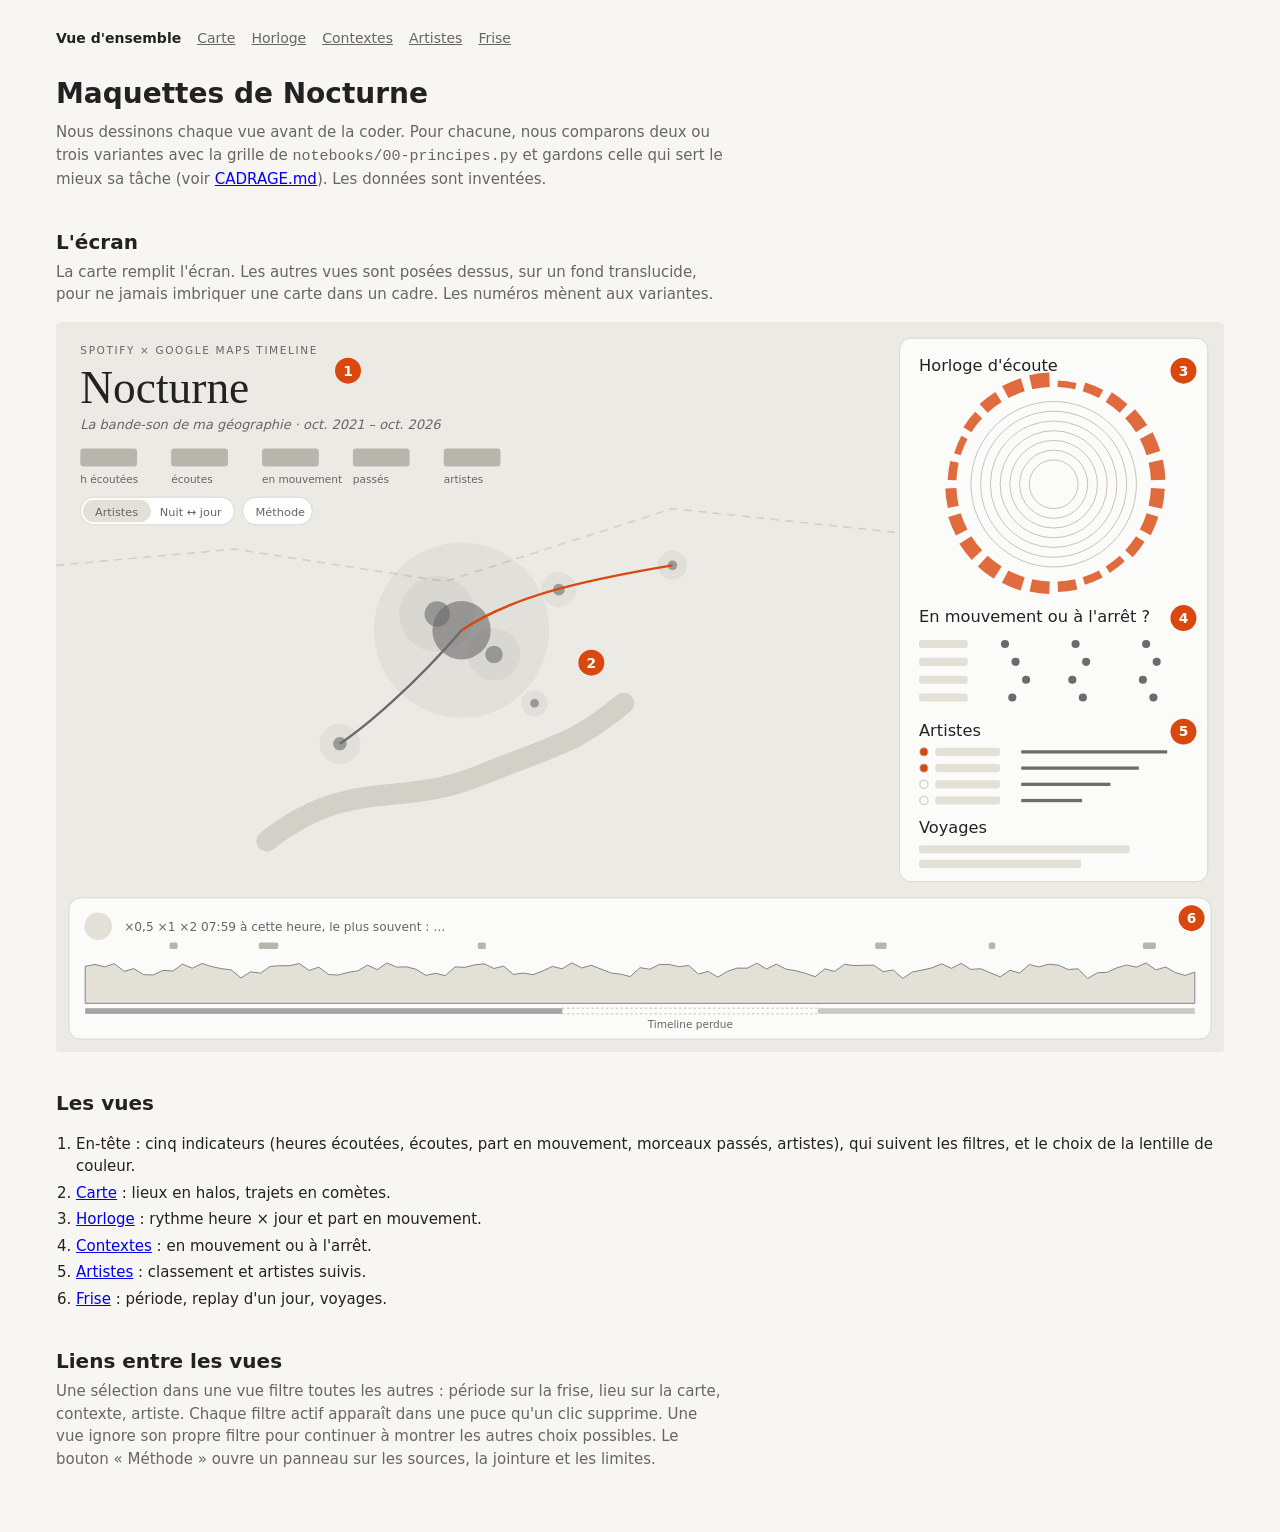
<file: docs/maquettes/index.html>
<!doctype html>
<html lang="fr">
<head>
  <meta charset="utf-8" />
  <meta name="viewport" content="width=device-width, initial-scale=1" />
  <title>Maquettes · Vue d'ensemble</title>
  <link rel="stylesheet" href="maquettes.css" />
</head>
<body>
  <nav>
    <a href="index.html" aria-current="page">Vue d'ensemble</a>
    <a href="carte.html">Carte</a>
    <a href="horloge.html">Horloge</a>
    <a href="contextes.html">Contextes</a>
    <a href="artistes.html">Artistes</a>
    <a href="frise.html">Frise</a>
  </nav>

  <h1>Maquettes de Nocturne</h1>
  <p class="intro">
    Nous dessinons chaque vue avant de la coder. Pour chacune, nous comparons deux ou trois
    variantes avec la grille de <code>notebooks/00-principes.py</code> et gardons celle qui sert le
    mieux sa tâche (voir <a href="../CADRAGE.md">CADRAGE.md</a>). Les données sont inventées.
  </p>

  <h2>L'écran</h2>
  <p class="intro">
    La carte remplit l'écran. Les autres vues sont posées dessus, sur un fond translucide, pour ne
    jamais imbriquer une carte dans un cadre. Les numéros mènent aux variantes.
  </p>
  <svg class="ecran" id="ecran" viewBox="0 0 1440 900" role="img" aria-label="Schéma de l'écran complet" style="margin-top:16px"></svg>

  <h2>Les vues</h2>
  <ol class="pages">
    <li>En-tête : cinq indicateurs (heures écoutées, écoutes, part en mouvement, morceaux passés,
      artistes), qui suivent les filtres, et le choix de la lentille de couleur.</li>
    <li><a href="carte.html">Carte</a> : lieux en halos, trajets en comètes.</li>
    <li><a href="horloge.html">Horloge</a> : rythme heure × jour et part en mouvement.</li>
    <li><a href="contextes.html">Contextes</a> : en mouvement ou à l'arrêt.</li>
    <li><a href="artistes.html">Artistes</a> : classement et artistes suivis.</li>
    <li><a href="frise.html">Frise</a> : période, replay d'un jour, voyages.</li>
  </ol>

  <h2>Liens entre les vues</h2>
  <p class="intro">
    Une sélection dans une vue filtre toutes les autres : période sur la frise, lieu sur la carte,
    contexte, artiste. Chaque filtre actif apparaît dans une puce qu'un clic supprime. Une vue
    ignore son propre filtre pour continuer à montrer les autres choix possibles. Le bouton
    « Méthode » ouvre un panneau sur les sources, la jointure et les limites.
  </p>

  <script src="maquettes.js"></script>
  <script>
    const { C, el, secteur } = M
    const s = document.getElementById('ecran')
    const verre = { fill: '#fff', 'fill-opacity': 0.82, stroke: C.trait, rx: 14 }
    const texte = (x, y, contenu, attrs = {}) => el(s, 'text', { x, y, fill: C.texte, 'font-size': 18, ...attrs }, contenu)
    const barre = (x, y, l, h = 10) => el(s, 'rect', { x, y, width: l, height: h, rx: 3, fill: C.pale })

    // Carte en fond
    el(s, 'rect', { width: 1440, height: 900, fill: C.fond })
    el(s, 'path', { d: 'M260 640 C 360 560, 420 600, 520 560 S 640 520, 700 470', fill: 'none', stroke: C.trait, 'stroke-width': 26, 'stroke-linecap': 'round' })
    el(s, 'path', { d: 'M0 300 L 220 280 L 480 320 L 760 230 L 1040 260', fill: 'none', stroke: C.trait, 'stroke-width': 2, 'stroke-dasharray': '10 8' })
    for (const [x, y, r] of [[500, 380, 60], [470, 360, 26], [540, 410, 18], [620, 330, 12], [350, 520, 14], [760, 300, 10], [590, 470, 9]]) {
      el(s, 'circle', { cx: x, cy: y, r: r * 1.8, fill: C.marque, opacity: 0.08 })
      el(s, 'circle', { cx: x, cy: y, r: r * 0.6, fill: C.marque, opacity: 0.6 })
    }
    el(s, 'path', { d: 'M500 380 C 560 340, 640 320, 760 300', fill: 'none', stroke: C.accent, 'stroke-width': 3 })
    el(s, 'path', { d: 'M500 380 C 440 450, 380 500, 350 520', fill: 'none', stroke: C.marque, 'stroke-width': 3 })

    // 1. En-tête
    texte(30, 40, 'SPOTIFY × GOOGLE MAPS TIMELINE', { 'font-size': 13, 'letter-spacing': 2 })
    texte(30, 100, 'Nocturne', { 'font-size': 56, fill: '#222', 'font-family': 'Georgia, serif' })
    texte(30, 132, 'La bande-son de ma géographie · oct. 2021 – oct. 2026', { 'font-size': 16, 'font-style': 'italic' })
    ;['h écoutées', 'écoutes', 'en mouvement', 'passés', 'artistes'].forEach((libelle, i) => {
      el(s, 'rect', { x: 30 + i * 112, y: 156, width: 70, height: 22, rx: 4, fill: C.clair })
      texte(30 + i * 112, 198, libelle, { 'font-size': 13 })
    })
    el(s, 'rect', { x: 30, y: 216, width: 190, height: 34, rx: 17, fill: '#fff', stroke: C.trait })
    el(s, 'rect', { x: 33, y: 219, width: 84, height: 28, rx: 14, fill: C.pale })
    texte(48, 239, 'Artistes', { 'font-size': 14 })
    texte(128, 239, 'Nuit ↔ jour', { 'font-size': 14 })
    el(s, 'rect', { x: 230, y: 216, width: 86, height: 34, rx: 17, fill: '#fff', stroke: C.trait })
    texte(246, 239, 'Méthode', { 'font-size': 14 })

    // Rail de droite : horloge, contextes, artistes, voyages
    el(s, 'rect', { x: 1040, y: 20, width: 380, height: 670, ...verre })
    texte(1064, 60, "Horloge d'écoute", { 'font-size': 20, fill: '#222' })
    for (let j = 0; j < 7; j++) el(s, 'circle', { cx: 1230, cy: 200, r: 30 + j * 12, fill: 'none', stroke: C.clair })
    for (let h = 0; h < 24; h++) {
      el(s, 'path', { d: secteur(1230, 200, 120, 120 + 8 + 10 * Math.abs(Math.sin(h / 3)), (h * Math.PI) / 12 + 0.04, ((h + 1) * Math.PI) / 12 - 0.04), fill: C.accent, opacity: 0.8 })
    }
    texte(1064, 370, "En mouvement ou à l'arrêt ?", { 'font-size': 20, fill: '#222' })
    for (let i = 0; i < 4; i++) {
      barre(1064, 392 + i * 22, 60)
      for (let k = 0; k < 3; k++) el(s, 'circle', { cx: 1170 + k * 80 + ((i * 13 + k * 7) % 30), cy: 397 + i * 22, r: 5, fill: C.marque })
    }
    texte(1064, 510, 'Artistes', { 'font-size': 20, fill: '#222' })
    for (let i = 0; i < 4; i++) {
      el(s, 'circle', { cx: 1070, cy: 530 + i * 20, r: 5, fill: i < 2 ? C.accent : 'none', stroke: C.clair })
      barre(1084, 525 + i * 20, 80)
      el(s, 'rect', { x: 1190, y: 528 + i * 20, width: 180 - i * 35, height: 4, fill: C.marque })
    }
    texte(1064, 630, 'Voyages', { 'font-size': 20, fill: '#222' })
    for (let i = 0; i < 2; i++) barre(1064, 645 + i * 18, 260 - i * 60)

    // 6. Frise en bas
    el(s, 'rect', { x: 16, y: 710, width: 1408, height: 174, ...verre })
    el(s, 'circle', { cx: 52, cy: 745, r: 17, fill: C.pale })
    texte(84, 751, '×0,5   ×1   ×2     07:59   à cette heure, le plus souvent : …', { 'font-size': 15 })
    for (const [x, l] of [[140, 10], [250, 24], [520, 10], [1010, 14], [1150, 8], [1340, 16]]) el(s, 'rect', { x, y: 765, width: l, height: 8, rx: 2, fill: C.clair })
    let contour = 'M36 840'
    for (let x = 36; x <= 1404; x += 12) contour += ` L${x} ${830 - 18 - 14 * Math.abs(Math.sin(x / 37)) - 8 * Math.abs(Math.sin(x / 9))}`
    el(s, 'path', { d: `${contour} L1404 840 Z`, fill: C.pale, stroke: C.marque })
    el(s, 'rect', { x: 36, y: 846, width: 588, height: 7, fill: C.marque, opacity: 0.6 })
    el(s, 'rect', { x: 624, y: 846, width: 316, height: 7, fill: 'none', stroke: C.clair, 'stroke-dasharray': '3 3' })
    el(s, 'rect', { x: 940, y: 846, width: 464, height: 7, fill: C.marque, opacity: 0.35 })
    texte(782, 870, 'Timeline perdue', { 'font-size': 13, 'text-anchor': 'middle' })

    // Repères numérotés, chacun mène à sa page de variantes
    const reperes = [
      [1, 360, 60, null],
      [2, 660, 420, 'carte.html'],
      [3, 1390, 60, 'horloge.html'],
      [4, 1390, 365, 'contextes.html'],
      [5, 1390, 505, 'artistes.html'],
      [6, 1400, 735, 'frise.html'],
    ]
    for (const [n, x, y, lien] of reperes) {
      const parent = lien ? el(s, 'a', { href: lien }) : s
      el(parent, 'circle', { cx: x, cy: y, r: 16, fill: C.accent })
      el(parent, 'text', { x, y: y + 6, 'font-size': 17, 'font-weight': 700, fill: '#fff', 'text-anchor': 'middle' }, n)
    }
  </script>
</body>
</html>
</file>
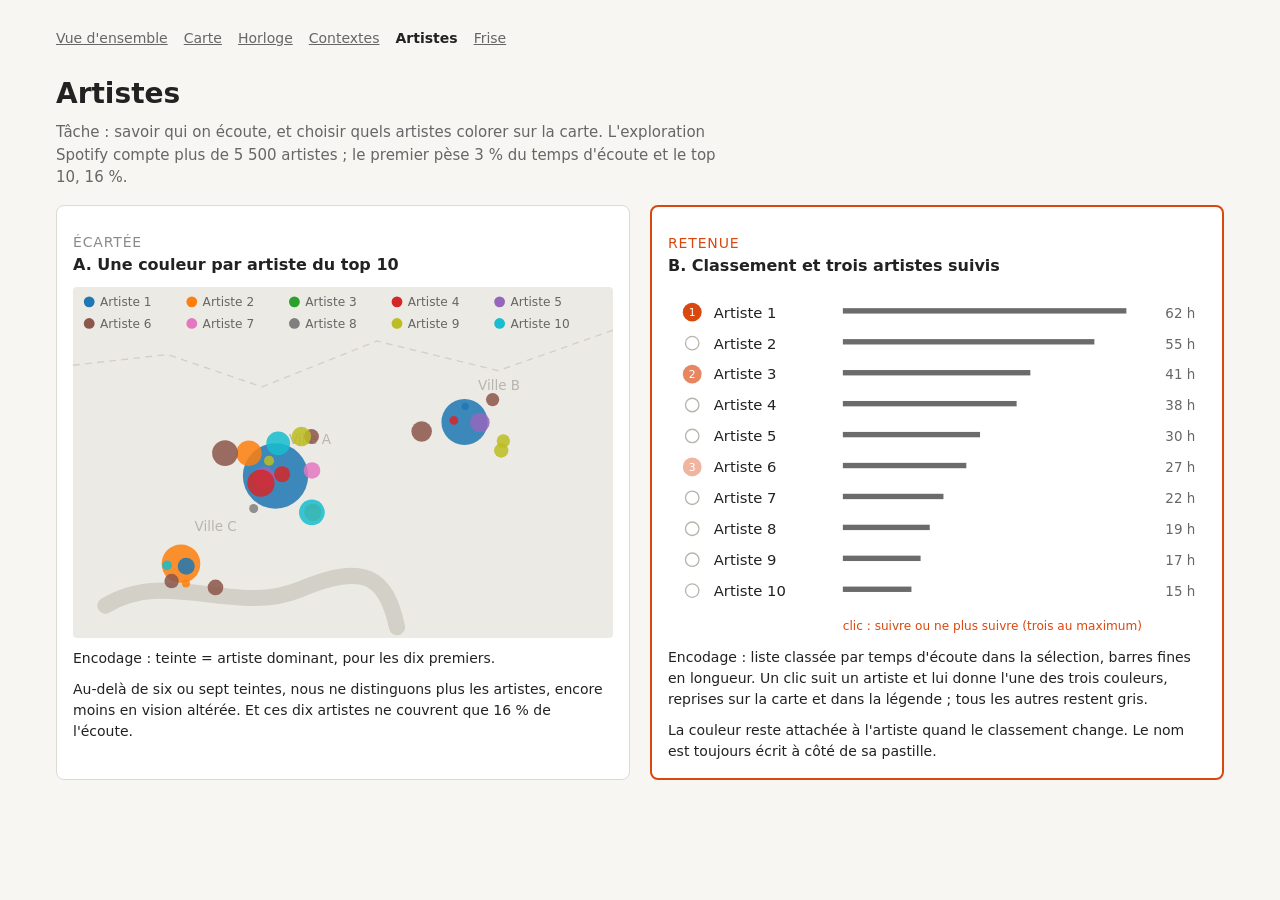
<file: docs/maquettes/artistes.html>
<!doctype html>
<html lang="fr">
<head>
  <meta charset="utf-8" />
  <meta name="viewport" content="width=device-width, initial-scale=1" />
  <title>Maquettes · Artistes</title>
  <link rel="stylesheet" href="maquettes.css" />
</head>
<body>
  <nav>
    <a href="index.html">Vue d'ensemble</a>
    <a href="carte.html">Carte</a>
    <a href="horloge.html">Horloge</a>
    <a href="contextes.html">Contextes</a>
    <a href="artistes.html" aria-current="page">Artistes</a>
    <a href="frise.html">Frise</a>
  </nav>

  <h1>Artistes</h1>
  <p class="intro">
    Tâche : savoir qui on écoute, et choisir quels artistes colorer sur la carte. L'exploration
    Spotify compte plus de 5 500 artistes ; le premier pèse 3 % du temps d'écoute et le top 10, 16 %.
  </p>

  <div class="variantes">
    <article class="variante">
      <p class="etiquette">Écartée</p>
      <h3>A. Une couleur par artiste du top 10</h3>
      <svg id="dix-couleurs" viewBox="0 0 400 260" role="img" aria-label="Carte avec dix couleurs d'artistes"></svg>
      <p>Encodage : teinte = artiste dominant, pour les dix premiers.</p>
      <p>Au-delà de six ou sept teintes, nous ne distinguons plus les artistes, encore moins en
        vision altérée. Et ces dix artistes ne couvrent que 16 % de l'écoute.</p>
    </article>

    <article class="variante retenue">
      <p class="etiquette">Retenue</p>
      <h3>B. Classement et trois artistes suivis</h3>
      <svg id="classement" viewBox="0 0 400 260" role="img" aria-label="Liste classée avec barres fines et trois pastilles numérotées"></svg>
      <p>Encodage : liste classée par temps d'écoute dans la sélection, barres fines en longueur.
        Un clic suit un artiste et lui donne l'une des trois couleurs, reprises sur la carte et
        dans la légende ; tous les autres restent gris.</p>
      <p>La couleur reste attachée à l'artiste quand le classement change. Le nom est toujours
        écrit à côté de sa pastille.</p>
    </article>
  </div>

  <script src="maquettes.js"></script>
  <script>
    const { C, el, fondCarte, lieux } = M
    const DIX = ['#1f77b4', '#ff7f0e', '#2ca02c', '#d62728', '#9467bd', '#8c564b', '#e377c2', '#7f7f7f', '#bcbd22', '#17becf']

    // A. Dix teintes catégorielles (la seule maquette qui sort du gris, pour montrer le problème)
    {
      const s = document.getElementById('dix-couleurs')
      fondCarte(s)
      for (const l of lieux()) el(s, 'circle', { cx: l.x, cy: l.y, r: Math.sqrt(l.heures) * 1.5, fill: DIX[l.artiste], opacity: 0.85 })
      DIX.forEach((couleur, i) => {
        const x = 12 + (i % 5) * 76
        const y = i < 5 ? 14 : 30
        el(s, 'circle', { cx: x, cy: y - 3, r: 4, fill: couleur })
        el(s, 'text', { x: x + 8, y, 'font-size': 9, fill: C.texte }, `Artiste ${i + 1}`)
      })
    }

    // B. Classement, trois emplacements de couleur
    {
      const s = document.getElementById('classement')
      const heures = [62, 55, 41, 38, 30, 27, 22, 19, 17, 15]
      const suivis = { 0: 1, 2: 2, 5: 3 }
      heures.forEach((h, i) => {
        const y = 22 + i * 23
        const emplacement = suivis[i]
        if (emplacement) {
          el(s, 'circle', { cx: 18, cy: y - 4, r: 7, fill: C.accent, opacity: [1, 0.65, 0.4][emplacement - 1] })
          el(s, 'text', { x: 18, y: y - 1, 'font-size': 8, fill: '#fff', 'text-anchor': 'middle' }, emplacement)
        } else {
          el(s, 'circle', { cx: 18, cy: y - 4, r: 5, fill: 'none', stroke: C.clair })
        }
        el(s, 'text', { x: 34, y, 'font-size': 11, fill: '#222' }, `Artiste ${i + 1}`)
        el(s, 'rect', { x: 130, y: y - 7, width: h * 3.4, height: 4, fill: C.marque })
        el(s, 'text', { x: 392, y, 'font-size': 10, fill: C.texte, 'text-anchor': 'end' }, `${h} h`)
      })
      el(s, 'text', { x: 130, y: 254, 'font-size': 9, fill: C.accent }, 'clic : suivre ou ne plus suivre (trois au maximum)')
    }
  </script>
</body>
</html>
</file>
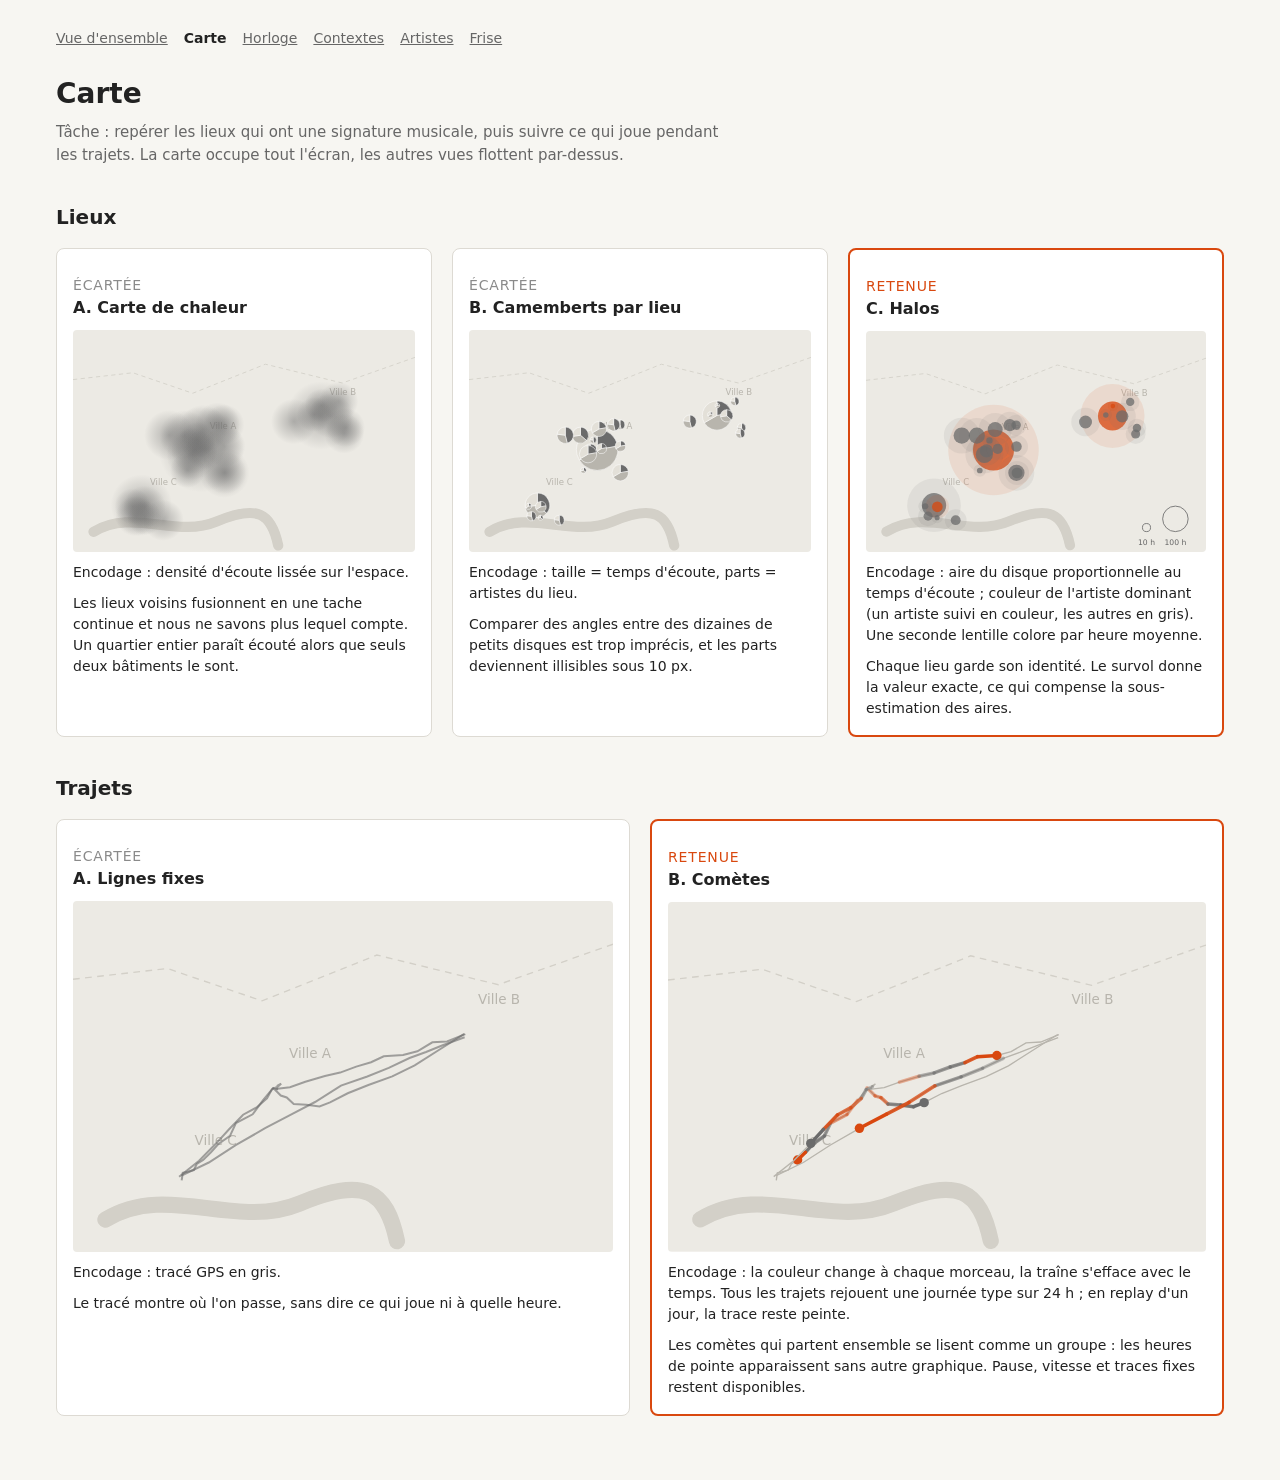
<file: docs/maquettes/carte.html>
<!doctype html>
<html lang="fr">
<head>
  <meta charset="utf-8" />
  <meta name="viewport" content="width=device-width, initial-scale=1" />
  <title>Maquettes · Carte</title>
  <link rel="stylesheet" href="maquettes.css" />
</head>
<body>
  <nav>
    <a href="index.html">Vue d'ensemble</a>
    <a href="carte.html" aria-current="page">Carte</a>
    <a href="horloge.html">Horloge</a>
    <a href="contextes.html">Contextes</a>
    <a href="artistes.html">Artistes</a>
    <a href="frise.html">Frise</a>
  </nav>

  <h1>Carte</h1>
  <p class="intro">
    Tâche : repérer les lieux qui ont une signature musicale, puis suivre ce qui joue pendant les
    trajets. La carte occupe tout l'écran, les autres vues flottent par-dessus.
  </p>

  <h2>Lieux</h2>
  <div class="variantes">
    <article class="variante">
      <p class="etiquette">Écartée</p>
      <h3>A. Carte de chaleur</h3>
      <svg id="lieux-chaleur" viewBox="0 0 400 260" role="img" aria-label="Taches floues de densité d'écoute"></svg>
      <p>Encodage : densité d'écoute lissée sur l'espace.</p>
      <p>Les lieux voisins fusionnent en une tache continue et nous ne savons plus lequel compte.
        Un quartier entier paraît écouté alors que seuls deux bâtiments le sont.</p>
    </article>

    <article class="variante">
      <p class="etiquette">Écartée</p>
      <h3>B. Camemberts par lieu</h3>
      <svg id="lieux-camemberts" viewBox="0 0 400 260" role="img" aria-label="Petits camemberts répartissant les artistes par lieu"></svg>
      <p>Encodage : taille = temps d'écoute, parts = artistes du lieu.</p>
      <p>Comparer des angles entre des dizaines de petits disques est trop imprécis, et les parts
        deviennent illisibles sous 10 px.</p>
    </article>

    <article class="variante retenue">
      <p class="etiquette">Retenue</p>
      <h3>C. Halos</h3>
      <svg id="lieux-halos" viewBox="0 0 400 260" role="img" aria-label="Disques entourés d'un halo, aire proportionnelle au temps d'écoute"></svg>
      <p>Encodage : aire du disque proportionnelle au temps d'écoute ; couleur de l'artiste dominant
        (un artiste suivi en couleur, les autres en gris). Une seconde lentille colore par heure moyenne.</p>
      <p>Chaque lieu garde son identité. Le survol donne la valeur exacte, ce qui compense la
        sous-estimation des aires.</p>
    </article>
  </div>

  <h2>Trajets</h2>
  <div class="variantes">
    <article class="variante">
      <p class="etiquette">Écartée</p>
      <h3>A. Lignes fixes</h3>
      <svg id="trajets-lignes" viewBox="0 0 400 260" role="img" aria-label="Trajets en lignes grises"></svg>
      <p>Encodage : tracé GPS en gris.</p>
      <p>Le tracé montre où l'on passe, sans dire ce qui joue ni à quelle heure.</p>
    </article>

    <article class="variante retenue">
      <p class="etiquette">Retenue</p>
      <h3>B. Comètes</h3>
      <svg id="trajets-cometes" viewBox="0 0 400 260" role="img" aria-label="Trajets animés, colorés par morceau, avec une traîne"></svg>
      <p>Encodage : la couleur change à chaque morceau, la traîne s'efface avec le temps. Tous les
        trajets rejouent une journée type sur 24 h ; en replay d'un jour, la trace reste peinte.</p>
      <p>Les comètes qui partent ensemble se lisent comme un groupe : les heures de pointe
        apparaissent sans autre graphique. Pause, vitesse et traces fixes restent disponibles.</p>
    </article>
  </div>

  <script src="maquettes.js"></script>
  <script>
    const { C, el, secteur, chemin, fondCarte, lieux, trajets } = M
    const LIEUX = lieux()
    const TRAJETS = trajets()
    const rayon = (heures) => Math.sqrt(heures) * 1.5
    const svg = (id) => document.getElementById(id)

    // A. Carte de chaleur
    {
      const s = svg('lieux-chaleur')
      fondCarte(s)
      const degrade = el(el(s, 'defs'), 'radialGradient', { id: 'tache' })
      el(degrade, 'stop', { offset: 0, 'stop-color': C.marque, 'stop-opacity': 0.45 })
      el(degrade, 'stop', { offset: 1, 'stop-color': C.marque, 'stop-opacity': 0 })
      for (const l of LIEUX) el(s, 'circle', { cx: l.x, cy: l.y, r: 16 + rayon(l.heures) * 1.4, fill: 'url(#tache)' })
    }

    // B. Camemberts
    {
      const s = svg('lieux-camemberts')
      fondCarte(s)
      const teintes = [C.marque, C.clair, C.pale]
      for (const l of LIEUX) {
        const poids = [1 + (l.artiste % 3), 2, 1.5]
        const total = poids.reduce((a, b) => a + b, 0)
        let angle = 0
        poids.forEach((p, i) => {
          const fin = angle + (p / total) * 2 * Math.PI
          el(s, 'path', { d: secteur(l.x, l.y, 0, rayon(l.heures), angle, fin), fill: teintes[i], stroke: '#fff', 'stroke-width': 0.6 })
          angle = fin
        })
      }
    }

    // C. Halos, avec une légende des aires
    {
      const s = svg('lieux-halos')
      fondCarte(s)
      for (const l of LIEUX) {
        const couleur = l.artiste === 0 ? C.accent : C.marque
        el(s, 'circle', { cx: l.x, cy: l.y, r: rayon(l.heures) * 2.2, fill: couleur, opacity: 0.1 })
        el(s, 'circle', { cx: l.x, cy: l.y, r: rayon(l.heures), fill: couleur, opacity: 0.75 })
      }
      ;[10, 100].forEach((h, i) => {
        const x = 330 + i * 34
        el(s, 'circle', { cx: x, cy: 236 - rayon(h), r: rayon(h), fill: 'none', stroke: C.marque })
        el(s, 'text', { x, y: 252, 'font-size': 9, fill: C.texte, 'text-anchor': 'middle' }, `${h} h`)
      })
    }

    // Trajets A. Lignes fixes
    {
      const s = svg('trajets-lignes')
      fondCarte(s)
      for (const t of TRAJETS) el(s, 'path', { d: chemin(t), fill: 'none', stroke: C.marque, 'stroke-width': 1.5, opacity: 0.6 })
    }

    // Trajets B. Comètes : trace fixe pâle, puis traîne colorée par morceau
    {
      const s = svg('trajets-cometes')
      fondCarte(s)
      const morceau = (i) => (Math.floor(i / 3) % 2 ? C.marque : C.accent)
      TRAJETS.forEach((t, k) => {
        el(s, 'path', { d: chemin(t), fill: 'none', stroke: C.clair, 'stroke-width': 1 })
        const tete = Math.min(12, 6 + k)
        const debut = Math.max(0, tete - 6)
        for (let i = debut; i < tete; i++) {
          el(s, 'line', {
            x1: t[i].x, y1: t[i].y, x2: t[i + 1].x, y2: t[i + 1].y,
            stroke: morceau(i), 'stroke-width': 2.6, 'stroke-linecap': 'round',
            opacity: (0.25 + (0.75 * (i - debut + 1)) / (tete - debut)).toFixed(2),
          })
        }
        el(s, 'circle', { cx: t[tete].x, cy: t[tete].y, r: 3.5, fill: morceau(tete - 1) })
      })
    }
  </script>
</body>
</html>
</file>
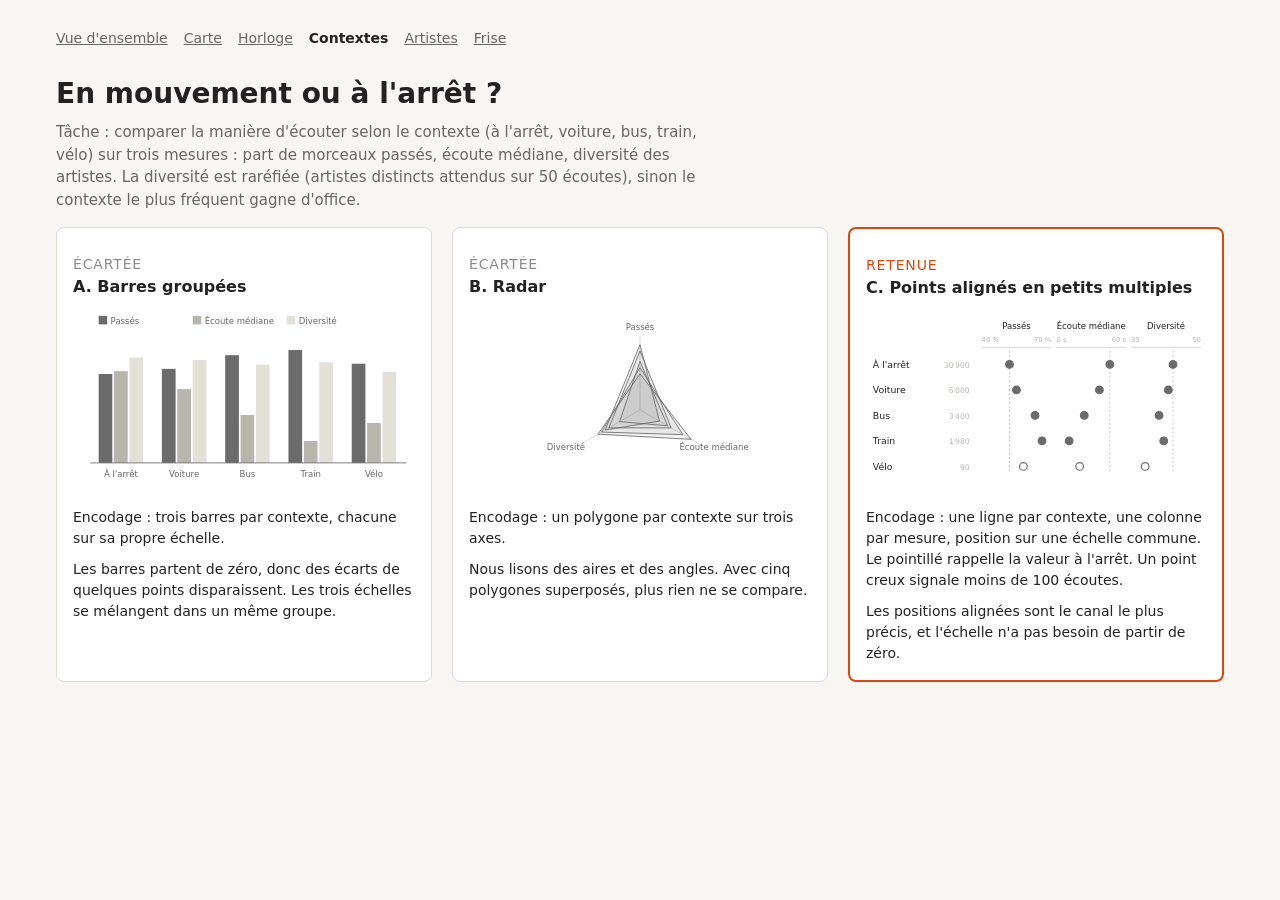
<file: docs/maquettes/contextes.html>
<!doctype html>
<html lang="fr">
<head>
  <meta charset="utf-8" />
  <meta name="viewport" content="width=device-width, initial-scale=1" />
  <title>Maquettes · Contextes</title>
  <link rel="stylesheet" href="maquettes.css" />
</head>
<body>
  <nav>
    <a href="index.html">Vue d'ensemble</a>
    <a href="carte.html">Carte</a>
    <a href="horloge.html">Horloge</a>
    <a href="contextes.html" aria-current="page">Contextes</a>
    <a href="artistes.html">Artistes</a>
    <a href="frise.html">Frise</a>
  </nav>

  <h1>En mouvement ou à l'arrêt ?</h1>
  <p class="intro">
    Tâche : comparer la manière d'écouter selon le contexte (à l'arrêt, voiture, bus, train, vélo)
    sur trois mesures : part de morceaux passés, écoute médiane, diversité des artistes.
    La diversité est raréfiée (artistes distincts attendus sur 50 écoutes), sinon le contexte le
    plus fréquent gagne d'office.
  </p>

  <div class="variantes">
    <article class="variante">
      <p class="etiquette">Écartée</p>
      <h3>A. Barres groupées</h3>
      <svg id="barres" viewBox="0 0 400 220" role="img" aria-label="Trois barres par contexte"></svg>
      <p>Encodage : trois barres par contexte, chacune sur sa propre échelle.</p>
      <p>Les barres partent de zéro, donc des écarts de quelques points disparaissent. Les trois
        échelles se mélangent dans un même groupe.</p>
    </article>

    <article class="variante">
      <p class="etiquette">Écartée</p>
      <h3>B. Radar</h3>
      <svg id="radar" viewBox="0 0 400 220" role="img" aria-label="Polygones superposés sur trois axes"></svg>
      <p>Encodage : un polygone par contexte sur trois axes.</p>
      <p>Nous lisons des aires et des angles. Avec cinq polygones superposés, plus rien ne se compare.</p>
    </article>

    <article class="variante retenue">
      <p class="etiquette">Retenue</p>
      <h3>C. Points alignés en petits multiples</h3>
      <svg id="points" viewBox="0 0 400 220" role="img" aria-label="Une ligne par contexte, un point par mesure"></svg>
      <p>Encodage : une ligne par contexte, une colonne par mesure, position sur une échelle
        commune. Le pointillé rappelle la valeur à l'arrêt. Un point creux signale moins de 100 écoutes.</p>
      <p>Les positions alignées sont le canal le plus précis, et l'échelle n'a pas besoin de partir de zéro.</p>
    </article>
  </div>

  <script src="maquettes.js"></script>
  <script>
    const { C, el } = M
    const CONTEXTES = [
      { nom: "À l'arrêt", n: 30900, passes: 0.52, mediane: 46, diversite: 44 },
      { nom: 'Voiture', n: 6000, passes: 0.55, mediane: 37, diversite: 43 },
      { nom: 'Bus', n: 3400, passes: 0.63, mediane: 24, diversite: 41 },
      { nom: 'Train', n: 1980, passes: 0.66, mediane: 11, diversite: 42 },
      { nom: 'Vélo', n: 90, passes: 0.58, mediane: 20, diversite: 38 },
    ]
    const MESURES = [
      { cle: 'passes', titre: 'Passés', min: 0.4, max: 0.7, bornes: ['40 %', '70 %'] },
      { cle: 'mediane', titre: 'Écoute médiane', min: 0, max: 60, bornes: ['0 s', '60 s'] },
      { cle: 'diversite', titre: 'Diversité', min: 35, max: 50, bornes: ['35', '50'] },
    ]
    const TEINTES = [C.marque, C.clair, C.pale]
    const part = (m, v) => (v - m.min) / (m.max - m.min)
    const texte = (s, x, y, contenu, attrs = {}) => el(s, 'text', { x, y, 'font-size': 10, fill: C.texte, ...attrs }, contenu)

    // A. Barres groupées depuis zéro
    {
      const s = document.getElementById('barres')
      const base = 180
      CONTEXTES.forEach((c, i) => {
        const x = 30 + i * 74
        MESURES.forEach((m, k) => {
          const hauteur = (c[m.cle] / m.max) * 140
          el(s, 'rect', { x: x + k * 18, y: base - hauteur, width: 16, height: hauteur, fill: TEINTES[k] })
        })
        texte(s, x + 26, base + 16, c.nom, { 'text-anchor': 'middle' })
      })
      el(s, 'line', { x1: 20, y1: base, x2: 390, y2: base, stroke: C.marque })
      MESURES.forEach((m, k) => {
        el(s, 'rect', { x: 30 + k * 110, y: 8, width: 10, height: 10, fill: TEINTES[k] })
        texte(s, 44 + k * 110, 17, m.titre)
      })
    }

    // B. Radar à trois axes
    {
      const s = document.getElementById('radar')
      const cx = 200, cy = 118, r = 86
      const angle = (k) => (k * 2 * Math.PI) / 3
      MESURES.forEach((m, k) => {
        el(s, 'line', { x1: cx, y1: cy, x2: cx + r * Math.sin(angle(k)), y2: cy - r * Math.cos(angle(k)), stroke: C.trait })
        texte(s, cx + (r + 14) * Math.sin(angle(k)), cy - (r + 8) * Math.cos(angle(k)), m.titre, { 'text-anchor': 'middle' })
      })
      for (const c of CONTEXTES) {
        const points = MESURES.map((m, k) => {
          const d = r * (0.15 + 0.85 * part(m, c[m.cle]))
          return `${cx + d * Math.sin(angle(k))},${cy - d * Math.cos(angle(k))}`
        })
        el(s, 'polygon', { points: points.join(' '), fill: C.marque, 'fill-opacity': 0.08, stroke: C.marque, 'stroke-width': 1 })
      }
    }

    // C. Points alignés : une colonne par mesure, référence « à l'arrêt » en pointillé
    {
      const s = document.getElementById('points')
      const largeur = 82, x0 = 136, y0 = 64, pas = 30
      const arret = CONTEXTES[0]
      MESURES.forEach((m, k) => {
        const gauche = x0 + k * (largeur + 6)
        const x = (v) => gauche + part(m, v) * largeur
        texte(s, gauche + largeur / 2, 22, m.titre, { 'text-anchor': 'middle', fill: '#222' })
        texte(s, gauche, 38, m.bornes[0], { 'font-size': 8, fill: C.clair })
        texte(s, gauche + largeur, 38, m.bornes[1], { 'font-size': 8, fill: C.clair, 'text-anchor': 'end' })
        el(s, 'line', { x1: gauche, y1: 44, x2: gauche + largeur, y2: 44, stroke: C.trait })
        el(s, 'line', { x1: x(arret[m.cle]), y1: 48, x2: x(arret[m.cle]), y2: y0 + 4 * pas + 8, stroke: C.clair, 'stroke-dasharray': '2 3' })
        CONTEXTES.forEach((c, i) => {
          const creux = c.n < 100
          el(s, 'circle', { cx: x(c[m.cle]), cy: y0 + i * pas, r: 4.5, fill: creux ? '#fff' : C.marque, stroke: C.marque, 'stroke-width': 1.4 })
        })
      })
      CONTEXTES.forEach((c, i) => {
        texte(s, 8, y0 + i * pas + 4, c.nom, { 'font-size': 11, fill: '#222' })
        texte(s, 122, y0 + i * pas + 4, c.n.toLocaleString('fr-CH'), { 'font-size': 9, fill: C.clair, 'text-anchor': 'end' })
      })
    }
  </script>
</body>
</html>
</file>
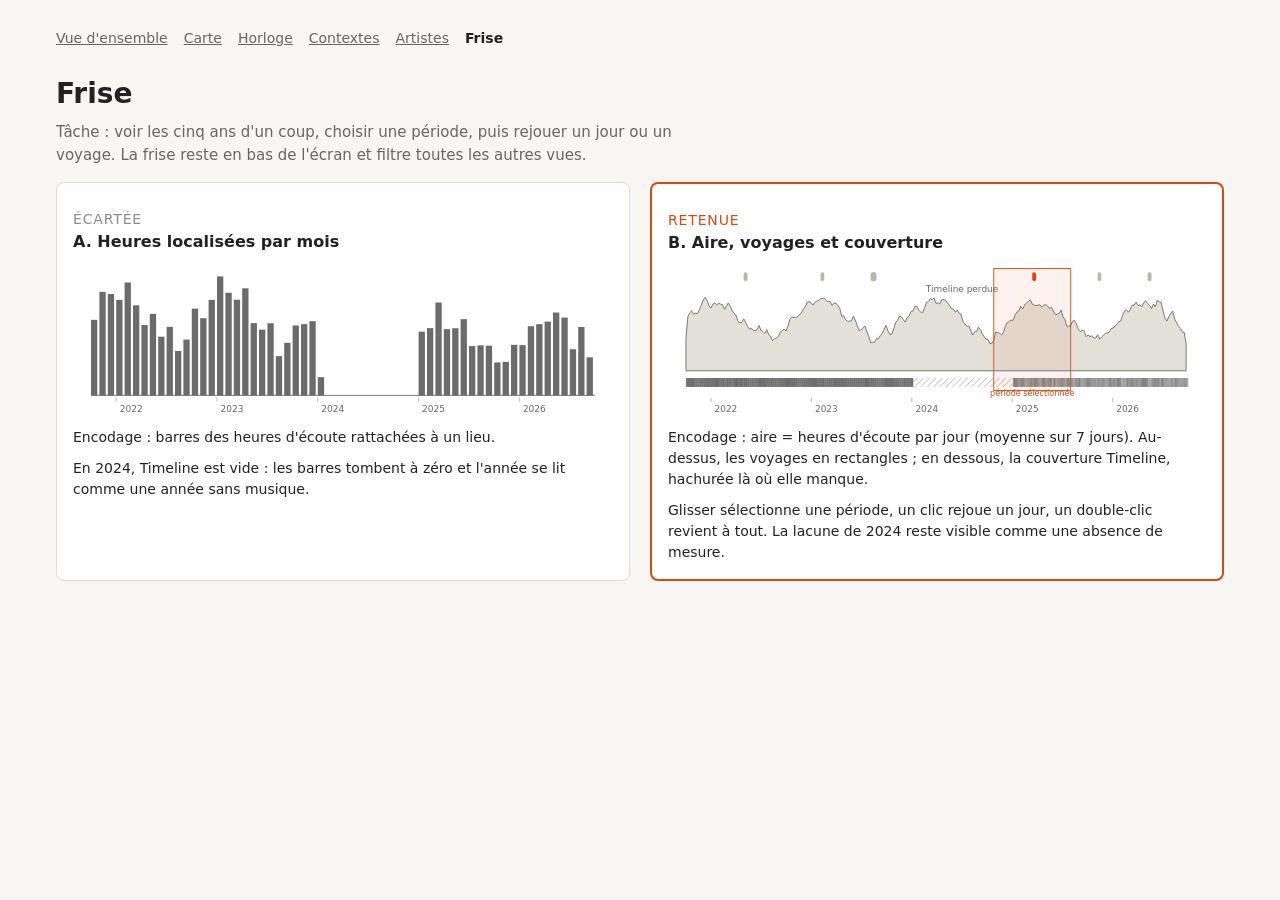
<file: docs/maquettes/frise.html>
<!doctype html>
<html lang="fr">
<head>
  <meta charset="utf-8" />
  <meta name="viewport" content="width=device-width, initial-scale=1" />
  <title>Maquettes · Frise</title>
  <link rel="stylesheet" href="maquettes.css" />
</head>
<body>
  <nav>
    <a href="index.html">Vue d'ensemble</a>
    <a href="carte.html">Carte</a>
    <a href="horloge.html">Horloge</a>
    <a href="contextes.html">Contextes</a>
    <a href="artistes.html">Artistes</a>
    <a href="frise.html" aria-current="page">Frise</a>
  </nav>

  <h1>Frise</h1>
  <p class="intro">
    Tâche : voir les cinq ans d'un coup, choisir une période, puis rejouer un jour ou un voyage.
    La frise reste en bas de l'écran et filtre toutes les autres vues.
  </p>

  <div class="variantes">
    <article class="variante">
      <p class="etiquette">Écartée</p>
      <h3>A. Heures localisées par mois</h3>
      <svg id="mois" viewBox="0 0 600 170" role="img" aria-label="Barres mensuelles, vides en 2024"></svg>
      <p>Encodage : barres des heures d'écoute rattachées à un lieu.</p>
      <p>En 2024, Timeline est vide : les barres tombent à zéro et l'année se lit comme une année
        sans musique.</p>
    </article>

    <article class="variante retenue">
      <p class="etiquette">Retenue</p>
      <h3>B. Aire, voyages et couverture</h3>
      <svg id="frise" viewBox="0 0 600 170" role="img" aria-label="Aire d'écoute, couloir des voyages, bande de couverture hachurée en 2024"></svg>
      <p>Encodage : aire = heures d'écoute par jour (moyenne sur 7 jours). Au-dessus, les voyages
        en rectangles ; en dessous, la couverture Timeline, hachurée là où elle manque.</p>
      <p>Glisser sélectionne une période, un clic rejoue un jour, un double-clic revient à tout.
        La lacune de 2024 reste visible comme une absence de mesure.</p>
    </article>
  </div>

  <script src="maquettes.js"></script>
  <script>
    const { C, el, alea, chemin } = M
    const r = alea(5)
    const SEMAINES = 261
    const ANNEES = [2022, 2023, 2024, 2025, 2026]
    const DEBUT_2022 = 13
    const x = (semaine) => 20 + (semaine / SEMAINES) * 560
    const annee = (s) => Math.floor((s - DEBUT_2022) / 52.2)

    // Écoute hebdomadaire inventée et couverture Timeline : pleine, vide en 2024, partielle ensuite
    const ecoute = Array.from({ length: SEMAINES }, (_, s) => 7 + 3 * Math.sin(s / 9) + r() * 4)
    const couverture = ecoute.map((_, s) => (annee(s) === 2 ? 0 : annee(s) >= 3 ? 0.55 + r() * 0.3 : 0.9 + r() * 0.1))

    function axe(s) {
      ANNEES.forEach((a, i) => {
        const pos = x(DEBUT_2022 + i * 52.2)
        el(s, 'line', { x1: pos, y1: 148, x2: pos, y2: 153, stroke: C.clair })
        el(s, 'text', { x: pos + 4, y: 164, 'font-size': 10, fill: C.texte }, a)
      })
    }

    // A. Barres mensuelles de l'écoute localisée
    {
      const s = document.getElementById('mois')
      for (let m = 0; m < SEMAINES / 4.35; m++) {
        const semaines = ecoute.slice(Math.round(m * 4.35), Math.round((m + 1) * 4.35))
        const localise = semaines.reduce((t, v, k) => t + v * couverture[Math.round(m * 4.35) + k], 0)
        const h = localise * 2.4
        el(s, 'rect', { x: x(m * 4.35), y: 146 - h, width: 7, height: h, fill: C.marque })
      }
      el(s, 'line', { x1: 20, y1: 146, x2: 580, y2: 146, stroke: C.marque })
      axe(s)
    }

    // B. Aire d'écoute, couloir des voyages, bande de couverture, sélection en cours
    {
      const s = document.getElementById('frise')
      const motif = el(el(s, 'defs'), 'pattern', { id: 'hachures', width: 5, height: 5, patternUnits: 'userSpaceOnUse', patternTransform: 'rotate(45)' })
      el(motif, 'line', { x1: 0, y1: 0, x2: 0, y2: 5, stroke: C.clair, 'stroke-width': 1.5 })

      for (const [debut, duree] of [[30, 2], [70, 1], [96, 3], [180, 2], [214, 1], [240, 2]]) {
        el(s, 'rect', { x: x(debut), y: 8, width: Math.max(4, x(debut + duree) - x(debut)), height: 10, rx: 2, fill: debut === 180 ? C.accent : C.clair })
      }

      const y = (v) => 118 - v * 6.5
      const lisse = ecoute.map((_, s) => ecoute.slice(Math.max(0, s - 1), s + 2).reduce((a, b) => a + b, 0) / 3)
      const contour = lisse.map((v, s) => ({ x: x(s), y: y(v) }))
      el(s, 'path', { d: `${chemin(contour)} L${x(SEMAINES - 1)} 118 L${x(0)} 118 Z`, fill: C.pale, stroke: C.marque, 'stroke-width': 1 })

      couverture.forEach((c, i) => {
        el(s, 'rect', { x: x(i), y: 126, width: 560 / SEMAINES + 0.3, height: 10, fill: c === 0 ? 'url(#hachures)' : C.marque, opacity: c === 0 ? 1 : c })
      })
      el(s, 'text', { x: x(DEBUT_2022 + 2.5 * 52.2), y: 30, 'font-size': 10, fill: C.texte, 'text-anchor': 'middle' }, 'Timeline perdue')

      el(s, 'rect', { x: x(160), y: 4, width: x(200) - x(160), height: 136, fill: C.accent, 'fill-opacity': 0.07, stroke: C.accent })
      el(s, 'text', { x: x(180), y: 146, 'font-size': 9, fill: C.accent, 'text-anchor': 'middle' }, 'période sélectionnée')
      axe(s)
    }
  </script>
</body>
</html>
</file>
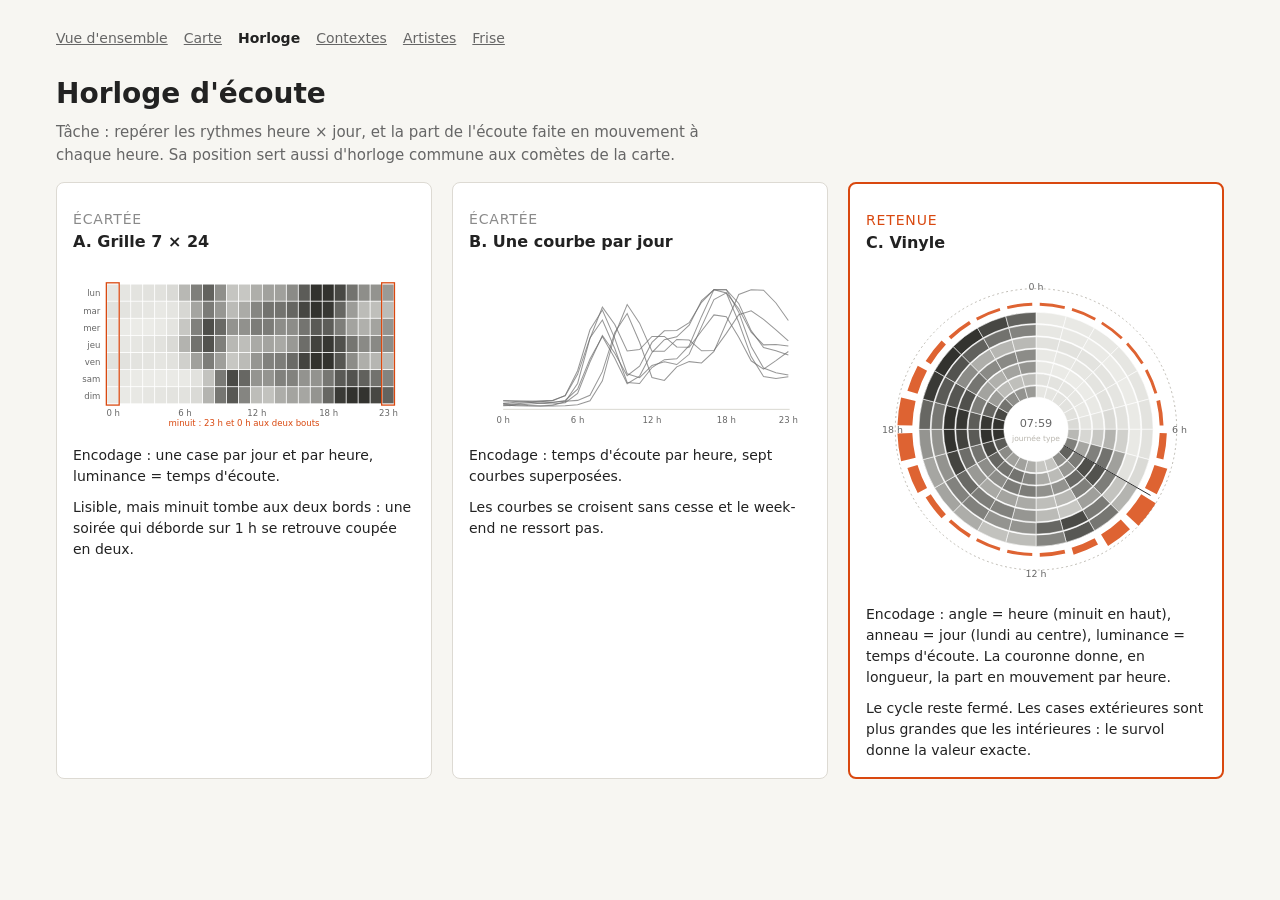
<file: docs/maquettes/horloge.html>
<!doctype html>
<html lang="fr">
<head>
  <meta charset="utf-8" />
  <meta name="viewport" content="width=device-width, initial-scale=1" />
  <title>Maquettes · Horloge</title>
  <link rel="stylesheet" href="maquettes.css" />
</head>
<body>
  <nav>
    <a href="index.html">Vue d'ensemble</a>
    <a href="carte.html">Carte</a>
    <a href="horloge.html" aria-current="page">Horloge</a>
    <a href="contextes.html">Contextes</a>
    <a href="artistes.html">Artistes</a>
    <a href="frise.html">Frise</a>
  </nav>

  <h1>Horloge d'écoute</h1>
  <p class="intro">
    Tâche : repérer les rythmes heure × jour, et la part de l'écoute faite en mouvement à chaque
    heure. Sa position sert aussi d'horloge commune aux comètes de la carte.
  </p>

  <div class="variantes">
    <article class="variante">
      <p class="etiquette">Écartée</p>
      <h3>A. Grille 7 × 24</h3>
      <svg id="grille" viewBox="0 0 400 200" role="img" aria-label="Grille jours par heures en niveaux de gris"></svg>
      <p>Encodage : une case par jour et par heure, luminance = temps d'écoute.</p>
      <p>Lisible, mais minuit tombe aux deux bords : une soirée qui déborde sur 1 h se retrouve
        coupée en deux.</p>
    </article>

    <article class="variante">
      <p class="etiquette">Écartée</p>
      <h3>B. Une courbe par jour</h3>
      <svg id="courbes" viewBox="0 0 400 200" role="img" aria-label="Sept courbes superposées"></svg>
      <p>Encodage : temps d'écoute par heure, sept courbes superposées.</p>
      <p>Les courbes se croisent sans cesse et le week-end ne ressort pas.</p>
    </article>

    <article class="variante retenue">
      <p class="etiquette">Retenue</p>
      <h3>C. Vinyle</h3>
      <svg id="vinyle" viewBox="-20 -14 360 348" role="img" aria-label="Anneaux concentriques par jour, angle par heure, couronne de barres"></svg>
      <p>Encodage : angle = heure (minuit en haut), anneau = jour (lundi au centre), luminance =
        temps d'écoute. La couronne donne, en longueur, la part en mouvement par heure.</p>
      <p>Le cycle reste fermé. Les cases extérieures sont plus grandes que les intérieures :
        le survol donne la valeur exacte.</p>
    </article>
  </div>

  <script src="maquettes.js"></script>
  <script>
    const { C, el, gris, secteur, chemin } = M
    const JOURS = ['lun', 'mar', 'mer', 'jeu', 'ven', 'sam', 'dim']
    const HEURES = Array.from({ length: 24 }, (_, h) => h)
    const cloche = (x, centre, largeur) => Math.exp(-((x - centre) ** 2) / (2 * largeur * largeur))

    // Écoute inventée : creux la nuit, pics le matin, à midi et en fin d'après-midi ;
    // week-end décalé de 2 h, et un peu de variation d'un jour à l'autre
    function ecoute(jour, heure) {
      const h = jour >= 5 ? heure - 2 : heure
      const base = 0.05 + 0.7 * cloche(h, 8, 1.2) + 0.45 * cloche(h, 12.5, 1.5) + 0.9 * cloche(h, 17.5, 2) + 0.35 * cloche(heure, 23, 1.5)
      const variation = 0.15 * Math.sin(jour * 1.9 + heure / 2.5) * Math.min(1, base * 3)
      return Math.max(0, Math.min(1, base + variation))
    }
    const enMouvement = (heure) => 0.1 + 0.5 * cloche(heure, 8, 1.3) + 0.45 * cloche(heure, 17.5, 1.5)

    // A. Grille 7 × 24, les deux bords de minuit soulignés
    {
      const s = document.getElementById('grille')
      const x0 = 40, y0 = 24, l = 14, h = 20
      JOURS.forEach((jour, j) => {
        el(s, 'text', { x: x0 - 8, y: y0 + j * h + 14, 'font-size': 10, fill: C.texte, 'text-anchor': 'end' }, jour)
        for (const heure of HEURES) {
          el(s, 'rect', { x: x0 + heure * l, y: y0 + j * h, width: l - 1, height: h - 1, fill: gris(ecoute(j, heure)) })
        }
      })
      for (const heure of [0, 6, 12, 18, 23]) {
        el(s, 'text', { x: x0 + heure * l + l / 2, y: y0 + 7 * h + 14, 'font-size': 10, fill: C.texte, 'text-anchor': 'middle' }, `${heure} h`)
      }
      for (const heure of [0, 23]) {
        el(s, 'rect', { x: x0 + heure * l - 1, y: y0 - 2, width: l + 1, height: 7 * h + 3, fill: 'none', stroke: C.accent, 'stroke-width': 1.5 })
      }
      el(s, 'text', { x: 200, y: 190, 'font-size': 10, fill: C.accent, 'text-anchor': 'middle' }, 'minuit : 23 h et 0 h aux deux bouts')
    }

    // B. Sept courbes
    {
      const s = document.getElementById('courbes')
      const x = (heure) => 40 + heure * 14.5
      const y = (v) => 170 - v * 140
      el(s, 'line', { x1: 40, y1: 170, x2: 375, y2: 170, stroke: C.trait })
      JOURS.forEach((_, j) => {
        const points = HEURES.map((heure) => ({ x: x(heure), y: y(ecoute(j, heure)) }))
        el(s, 'path', { d: chemin(points), fill: 'none', stroke: C.marque, 'stroke-width': 1.2, opacity: 0.7 })
      })
      for (const heure of [0, 6, 12, 18, 23]) {
        el(s, 'text', { x: x(heure), y: 186, 'font-size': 10, fill: C.texte, 'text-anchor': 'middle' }, `${heure} h`)
      }
    }

    // C. Vinyle : anneaux par jour, couronne de la part en mouvement
    {
      const s = document.getElementById('vinyle')
      const cx = 160, cy = 160, centre = 34, anneau = 13, pas = (2 * Math.PI) / 24
      JOURS.forEach((_, j) => {
        for (const heure of HEURES) {
          const r0 = centre + j * anneau
          el(s, 'path', { d: secteur(cx, cy, r0, r0 + anneau - 1, heure * pas, (heure + 1) * pas), fill: gris(ecoute(j, heure)), stroke: '#fff', 'stroke-width': 0.6 })
        }
      })
      const couronne = centre + 7 * anneau + 6
      el(s, 'circle', { cx, cy, r: couronne + 18, fill: 'none', stroke: C.clair, 'stroke-dasharray': '2 3' })
      for (const heure of HEURES) {
        el(s, 'path', { d: secteur(cx, cy, couronne, couronne + enMouvement(heure) * 30, heure * pas + 0.03, (heure + 1) * pas - 0.03), fill: C.accent, opacity: 0.85 })
      }
      el(s, 'text', { x: cx, y: cy - 2, 'font-size': 12, fill: C.texte, 'text-anchor': 'middle' }, '07:59')
      el(s, 'text', { x: cx, y: cy + 12, 'font-size': 8, fill: C.clair, 'text-anchor': 'middle' }, 'journée type')
      const etiquettes = [[0, '0 h'], [6, '6 h'], [12, '12 h'], [18, '18 h']]
      for (const [heure, texte] of etiquettes) {
        const a = heure * pas
        el(s, 'text', { x: cx + 152 * Math.sin(a), y: cy - 152 * Math.cos(a) + 4, 'font-size': 10, fill: C.texte, 'text-anchor': 'middle' }, texte)
      }
      // Aiguille à 8 h, partagée avec la carte et la frise
      const aiguille = 8 * pas
      el(s, 'line', { x1: cx + centre * Math.sin(aiguille), y1: cy - centre * Math.cos(aiguille), x2: cx + 140 * Math.sin(aiguille), y2: cy - 140 * Math.cos(aiguille), stroke: '#222', 'stroke-width': 1 })
    }
  </script>
</body>
</html>
</file>
<file: docs/maquettes/maquettes.css>
:root {
  --encre: #222;
  --doux: #666;
  --gris: #8a8a8a;
  --bord: #dddad3;
  --fond: #f7f6f2;
  --carte: #fff;
  --accent: #d9480f;
}

* {
  box-sizing: border-box;
}

body {
  margin: 0 auto;
  max-width: 1200px;
  padding: 28px 16px 64px;
  font: 15px/1.5 system-ui, -apple-system, 'Segoe UI', sans-serif;
  color: var(--encre);
  background: var(--fond);
}

nav {
  display: flex;
  flex-wrap: wrap;
  gap: 4px 16px;
  margin-bottom: 24px;
  font-size: 14px;
}

nav a {
  color: var(--doux);
}

nav a[aria-current='page'] {
  color: var(--encre);
  font-weight: 600;
  text-decoration: none;
}

h1 {
  margin: 0 0 6px;
  font-size: 28px;
}

h2 {
  margin: 36px 0 4px;
  font-size: 20px;
}

h3 {
  margin: 0 0 10px;
  font-size: 16px;
}

.intro {
  max-width: 70ch;
  margin: 0;
  color: var(--doux);
}

.variantes {
  display: grid;
  grid-template-columns: repeat(auto-fit, minmax(300px, 1fr));
  gap: 20px;
  margin-top: 16px;
}

.variante {
  padding: 16px;
  background: var(--carte);
  border: 1px solid var(--bord);
  border-radius: 8px;
}

.variante.retenue {
  border: 2px solid var(--accent);
}

.etiquette {
  margin: 0 0 4px;
  font-size: 12px;
  letter-spacing: 0.06em;
  text-transform: uppercase;
  color: var(--gris);
}

.retenue .etiquette {
  color: var(--accent);
}

.variante svg,
.ecran {
  display: block;
  width: 100%;
  height: auto;
  border-radius: 4px;
}

.variante p {
  margin: 10px 0 0;
  font-size: 14px;
}

.pages {
  padding-left: 20px;
}

.pages li {
  margin: 4px 0;
}

@media print {
  nav {
    display: none;
  }
}
</file>
